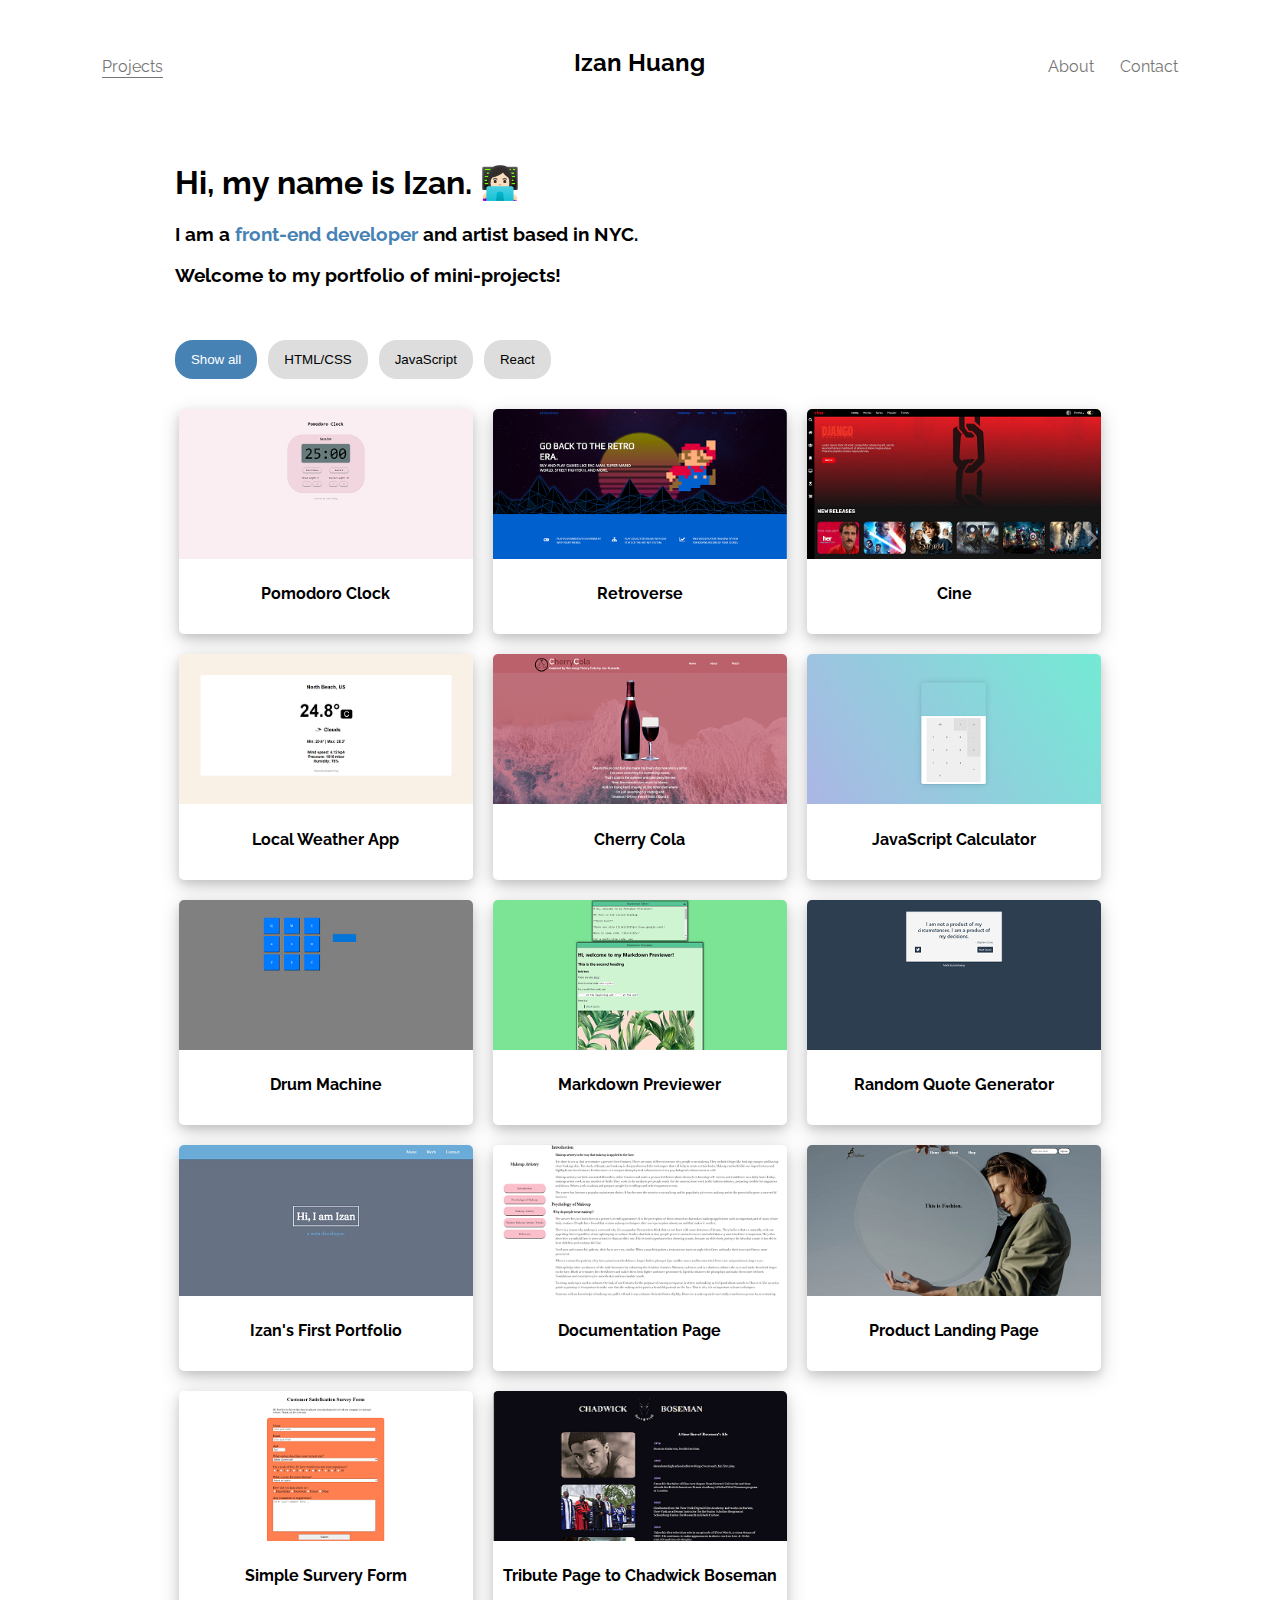
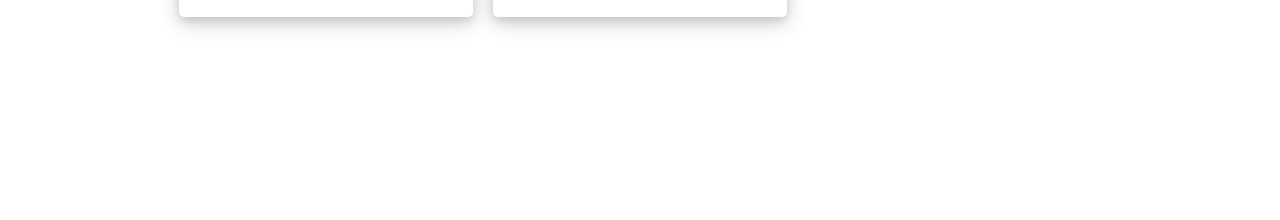
<file: index.html>
<!DOCTYPE html>

<html>
  <head>
    <meta charset="UTF-8" />
    <meta name="viewport" content="width=device-width, initial-scale=1.0" />
    <!-- <meta http-equiv="X-UA-Compatible" content="ie-edge"> -->
    <title>Izan Huang</title>

    <!-- Favicon -->
    <link href="assets/favicon.ico" rel="icon" type="image/x-icon" />

    <!-- Google Font -->
    <link
      rel="stylesheet"
      href="https://fonts.googleapis.com/css?family=Roboto"
    />
    <link rel="preconnect" href="https://fonts.gstatic.com" />
    <link
      href="https://fonts.googleapis.com/css2?family=Open+Sans:ital,wght@0,300;0,400;0,600;0,700;0,800;1,300;1,400;1,600;1,700;1,800&family=Raleway:ital,wght@0,100;0,200;0,300;0,400;0,500;0,600;0,700;0,800;0,900;1,100;1,200;1,300;1,400;1,500;1,600;1,700;1,800;1,900&display=swap"
      rel="stylesheet"
    />

    <!-- Icon Stylesheet-->
    <link
      rel="stylesheet"
      href="https://pro.fontawesome.com/releases/v5.10.0/css/all.css"
      integrity="sha384-AYmEC3Yw5cVb3ZcuHtOA93w35dYTsvhLPVnYs9eStHfGJvOvKxVfELGroGkvsg+p"
      crossorigin="anonymous"
    />

    <!-- Main CSS File-->
    <link rel="stylesheet" href="css/mystyle.css" />

    <!-- Global site tag (gtag.js) - Google Analytics -->
    <script
      async
      src="https://www.googletagmanager.com/gtag/js?id=G-KCNXGZPCS1"
    ></script>
    <script>
      window.dataLayer = window.dataLayer || []
      function gtag() {
        dataLayer.push(arguments)
      }
      gtag('js', new Date())

      gtag('config', 'G-KCNXGZPCS1')
    </script>
  </head>

  <body>
    <!-- Header -->
    <header>
      <input id="nav-toggle" type="checkbox" />
      <div class="banner-grid-container">
        <div class="left-menu">
          <ul class="menu">
            <li><a class="navbar-active" href="index.html">Projects</a></li>
          </ul>
        </div>

        <div class="logo">
          <h2 class="name"><a href="index.html">Izan Huang</a></h2>
        </div>

        <div class="right-menu">
          <ul class="menu">
            <li><a href="html/about.html">About</a></li>
            <!-- <li><a href="html/resume.html">Resume</a></li> -->
            <li><a href="html/contact.html">Contact</a></li>
          </ul>
        </div>
      </div>
      <ul class="menu hide">
        <li><a class="hide" href="index.html">Projects</a></li>
        <li><a href="html/about.html">About</a></li>
        <!-- <li><a href="html/resume.html">Resume</a></li> -->
        <li><a href="html/contact.html">Contact</a></li>
      </ul>
      <label for="nav-toggle" class="icon-burger">
        <div class="line"></div>
        <div class="line"></div>
        <div class="line"></div>
      </label>
    </header>

    <!-- Projects -->
    <main>
      <!-- Introduction -->
      <div class="main header-content-spacing">
        <div class="introduction">
          <h1>
            Hi, my name is Izan.
            <span class="emoji">👩🏻‍💻</span>
          </h1>
          <h3>
            I am a
            <a
              class="blue link"
              href="https://www.linkedin.com/in/izanhuang/"
              target="_blank"
            >
              front-end developer
            </a>
            and artist based in NYC.
          </h3>
          <h3>Welcome to my portfolio of mini-projects!</h3>
        </div>
      </div>

      <div class="main">
        <div id="myBtnContainer">
          <button class="btn active" onclick="filterSelection('all')">
            Show all
          </button>
          <button class="btn" onclick="filterSelection('htmlcss')">
            HTML/CSS
          </button>
          <button class="btn" onclick="filterSelection('javascript')">
            JavaScript
          </button>
          <button class="btn" onclick="filterSelection('react')">
            React
          </button>
        </div>

        <!-- Portfolio Gallery Grid -->
        <div class="row">
          <div class="column react">
            <div class="content">
              <a
                href="https://izanhuang.github.io/pomodoro-clock/"
                target="_blank"
              >
                <img
                  src="assets/pomodoro-clock.png"
                  alt="Pomodoro Clock"
                  style="width: 100%;"
                />
                <div class="overlay">
                  <div class="text">
                    An online timer for managing sessions of work or study, and
                    break time.
                  </div>
                </div>
              </a>
              <h4>Pomodoro Clock</h4>
            </div>
          </div>

          <div class="column htmlcss">
            <div class="content">
              <a href="https://izanhuang.github.io/retroverse/" target="_blank">
                <img
                  src="assets/retroverse.png"
                  alt="Retroverse"
                  style="width: 100%;"
                />
                <div class="overlay">
                  <div class="text">
                    A landing page for purchasing retro games, made with
                    Bootstrap.
                  </div>
                </div>
              </a>
              <h4>Retroverse</h4>
            </div>
          </div>

          <div class="column javascript">
            <div class="content">
              <a href="https://github.com/izanhuang/cine" target="_blank">
                <img src="assets/cine.png" alt="Cine" style="width: 100%;" />
                <div class="overlay">
                  <div class="text">
                    A landing page for newly released movies.
                  </div>
                </div>
              </a>
              <h4>Cine</h4>
            </div>
          </div>

          <div class="column javascript">
            <div class="content">
              <a
                href="https://izanhuang.github.io/local-weather-app/"
                target="_blank"
              >
                <img
                  src="assets/local-weather-app.png"
                  alt="Local Weather App"
                  style="width: 100%;"
                />
                <div class="overlay">
                  <div class="text">
                    A weather app to find the temperature of your local area,
                    made with Vanilla JavaScript.
                  </div>
                </div>
              </a>
              <h4>Local Weather App</h4>
            </div>
          </div>

          <div class="column htmlcss">
            <div class="content">
              <a href="https://izanhuang.github.io/CherryCola/" target="_blank">
                <img
                  src="assets/cherry-cola.png"
                  alt="Cherry Cola's Landing Page"
                  style="width: 100%;"
                />
                <div class="overlay">
                  <div class="text">
                    A product's landing page, inspired by a song.
                  </div>
                </div>
              </a>
              <h4>Cherry Cola</h4>
            </div>
          </div>

          <div class="column react">
            <div class="content">
              <a
                href="https://izanhuang.github.io/javascript-calculator/"
                target="_blank"
              >
                <img
                  src="assets/javascript-calculator.png"
                  alt="JavaScript Calculator"
                  style="width: 100%;"
                />
                <div class="overlay">
                  <div class="text">
                    A gradient themed JavaScript calculator made with React.
                  </div>
                </div>
              </a>
              <h4>JavaScript Calculator</h4>
            </div>
          </div>
          <div class="column react">
            <div class="content">
              <a
                href="https://izanhuang.github.io/drum-machine/"
                target="_blank"
              >
                <img
                  src="assets/drum-machine.png"
                  alt="Drum Machine"
                  style="width: 100%;"
                />
                <div class="overlay">
                  <div class="text">
                    A simple drum machine activated by button or mouse clicks
                    made with React.
                  </div>
                </div>
              </a>
              <h4>Drum Machine</h4>
            </div>
          </div>
          <div class="column react">
            <div class="content">
              <a
                href="https://izanhuang.github.io/markdown-previewer/"
                target="_blank"
              >
                <img
                  src="assets/markdown-previewer.png"
                  alt="Markdown Previewer"
                  style="width: 100%;"
                />
                <div class="overlay">
                  <div class="text">
                    An online markdown previewer made with React.
                  </div>
                </div>
              </a>
              <h4>Markdown Previewer</h4>
            </div>
          </div>
          <div class="column react">
            <div class="content">
              <a
                href="https://izanhuang.github.io/random-quote-machine/"
                target="_blank"
              >
                <img
                  src="assets/random-quote-generator.png"
                  alt="Random Quote Generator"
                  style="width: 100%;"
                />
                <div class="overlay">
                  <div class="text">
                    A random famous quote generating and color changing web app
                    made with React and axios.
                  </div>
                </div>
              </a>
              <h4>Random Quote Generator</h4>
            </div>
          </div>

          <div class="column htmlcss">
            <div class="content">
              <a href="https://izanhuang.github.io/portfolio/" target="_blank">
                <img
                  src="assets/first-portfolio.png"
                  alt="Izan's first portfolio"
                  style="width: 100%;"
                />
                <div class="overlay">
                  <div class="text">
                    Check out my first portfolio made with HTML and CSS!
                  </div>
                </div>
              </a>
              <h4>Izan's First Portfolio</h4>
            </div>
          </div>
          <div class="column htmlcss">
            <div class="content">
              <a
                href="https://izanhuang.github.io/Documentation-Page/"
                target="_blank"
              >
                <img
                  src="assets/documentation-page.png"
                  alt="Documentation Page"
                  style="width: 100%;"
                />
                <div class="overlay">
                  <div class="text">
                    A documentation page on makeup artistry made with HTML and
                    CSS.
                  </div>
                </div>
              </a>
              <h4>Documentation Page</h4>
            </div>
          </div>
          <div class="column htmlcss">
            <div class="content">
              <a
                href="https://izanhuang.github.io/Product-Landing-Page/"
                target="_blank"
              >
                <img
                  src="assets/product-landing-page.png"
                  alt="Product Landing Page"
                  style="width: 100%;"
                />
                <div class="overlay">
                  <div class="text">
                    The product landing page for an imaginary fashion brand made
                    with HTML and CSS.
                  </div>
                </div>
              </a>
              <h4>Product Landing Page</h4>
            </div>
          </div>
          <div class="column htmlcss">
            <div class="content">
              <a
                href="https://izanhuang.github.io/Survey-Form/"
                target="_blank"
              >
                <img
                  src="assets/survey-form.png"
                  alt="Survery Form"
                  style="width: 100%;"
                />
                <div class="overlay">
                  <div class="text">
                    A customer satisfication survey form made with HTML and CSS.
                  </div>
                </div>
              </a>
              <h4>Simple Survery Form</h4>
            </div>
          </div>
          <div class="column htmlcss">
            <div class="content">
              <a
                href="https://izanhuang.github.io/Tribute-Page/"
                target="_blank"
              >
                <img
                  src="assets/tribute-page.png"
                  alt="Tribute Page to Chadwick Boseman"
                  style="width: 100%;"
                />
                <div class="overlay">
                  <div class="text">
                    A webpage in tribute to Chadwick Boseman following his
                    premature death from colon cancer in 2020.
                  </div>
                </div>
              </a>
              <h4>Tribute Page to Chadwick Boseman</h4>
            </div>
          </div>
          <!-- END GRID -->
        </div>
      </div>
    </main>

    <script>
      filterSelection('all')
      function filterSelection(c) {
        var x, i
        x = document.getElementsByClassName('column')
        if (c == 'all') c = ''
        for (i = 0; i < x.length; i++) {
          removeClass(x[i], 'show')
          if (x[i].className.indexOf(c) > -1) addClass(x[i], 'show')
        }
      }

      function addClass(element, name) {
        var i, arr1, arr2
        arr1 = element.className.split(' ')
        arr2 = name.split(' ')
        for (i = 0; i < arr2.length; i++) {
          if (arr1.indexOf(arr2[i]) == -1) {
            element.className += ' ' + arr2[i]
          }
        }
      }

      function removeClass(element, name) {
        var i, arr1, arr2
        arr1 = element.className.split(' ')
        arr2 = name.split(' ')
        for (i = 0; i < arr2.length; i++) {
          while (arr1.indexOf(arr2[i]) > -1) {
            arr1.splice(arr1.indexOf(arr2[i]), 1)
          }
        }
        element.className = arr1.join(' ')
      }

      // Add active class to the current button (highlight it)
      var btnContainer = document.getElementById('myBtnContainer')
      var btns = btnContainer.getElementsByClassName('btn')
      for (var i = 0; i < btns.length; i++) {
        btns[i].addEventListener('click', function () {
          var current = document.getElementsByClassName('active')
          current[0].className = current[0].className.replace(' active', '')
          this.className += ' active'
        })
      }
    </script>

    <!-- Footer -->
    <footer>
      <ul>
        <li>
          <a
            href="https://www.linkedin.com/in/izanhuang/"
            target="_blank"
            accesskey="l"
          >
            <i class="fab fa-linkedin"></i>
          </a>
          <br />
        </li>
        <li>
          <a href="https://github.com/izanhuang" target="_blank" accesskey="l">
            <i class="fab fa-github"></i>
          </a>
          <br />
        </li>

        <li>
          <a
            href="mailto:huang.izan@gmail.com?subject=subject&cc=cc@example.com"
            accesskey="g"
          >
            <i class="far fa-envelope"></i>
          </a>
        </li>
      </ul>
    </footer>
  </body>
</html>
</file>
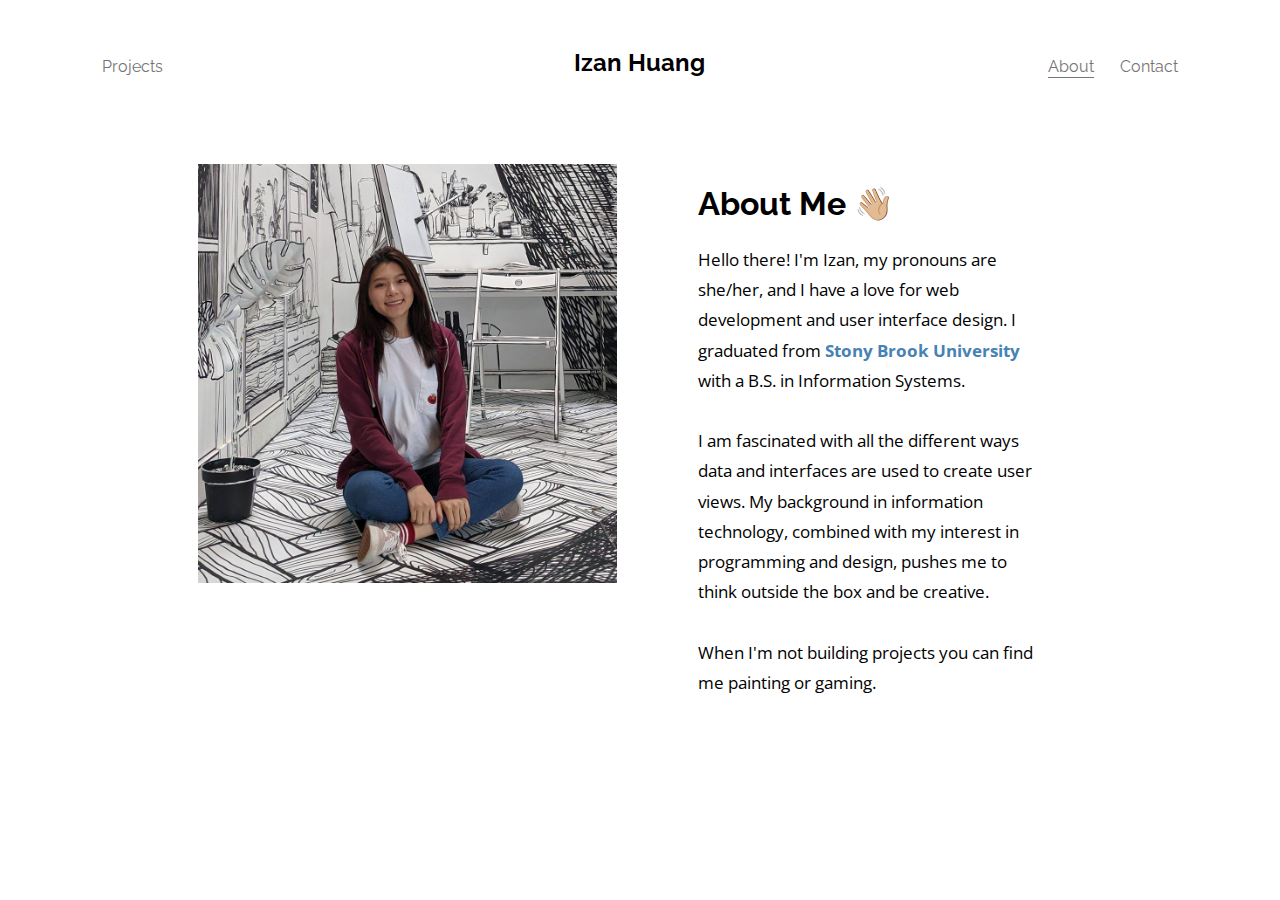
<file: html/about.html>
<!DOCTYPE html>

<html>
  <head>
    <meta charset="UTF-8" />
    <meta name="viewport" content="width=device-width, initial-scale=1.0" />
    <title>About — Izan Huang</title>

    <!-- Favicon -->
    <link href="../assets/favicon.ico" rel="icon" type="image/x-icon" />

    <!-- Google Font -->
    <link
      rel="stylesheet"
      href="https://fonts.googleapis.com/css?family=Roboto"
    />
    <link rel="preconnect" href="https://fonts.gstatic.com" />
    <link
      href="https://fonts.googleapis.com/css2?family=Open+Sans:ital,wght@0,300;0,400;0,600;0,700;0,800;1,300;1,400;1,600;1,700;1,800&family=Raleway:ital,wght@0,100;0,200;0,300;0,400;0,500;0,600;0,700;0,800;0,900;1,100;1,200;1,300;1,400;1,500;1,600;1,700;1,800;1,900&display=swap"
      rel="stylesheet"
    />

    <!-- Icon Stylesheet-->
    <link
      rel="stylesheet"
      href="https://pro.fontawesome.com/releases/v5.10.0/css/all.css"
      integrity="sha384-AYmEC3Yw5cVb3ZcuHtOA93w35dYTsvhLPVnYs9eStHfGJvOvKxVfELGroGkvsg+p"
      crossorigin="anonymous"
    />

    <!-- Main CSS File-->
    <link rel="stylesheet" href="../css/mystyle.css" />
  </head>

  <body>
    <!-- Header -->
    <header>
      <input id="nav-toggle" type="checkbox" />
      <div class="banner-grid-container">
        <div class="left-menu">
          <ul class="menu">
            <li><a href="../index.html">Projects</a></li>
          </ul>
        </div>

        <div class="logo">
          <h2 class="name"><a href="../index.html">Izan Huang</a></h2>
        </div>

        <div class="right-menu">
          <ul class="menu">
            <li><a class="navbar-active" href="about.html">About</a></li>
            <!-- <li><a href="resume.html">Resume</a></li> -->
            <li><a href="contact.html">Contact</a></li>
          </ul>
        </div>
      </div>
      <ul class="menu hide">
        <li><a class="hide" href="../index.html">Projects</a></li>
        <li><a href="about.html">About</a></li>
        <!-- <li><a href="resume.html">Resume</a></li> -->
        <li><a href="contact.html">Contact</a></li>
      </ul>
      <label for="nav-toggle" class="icon-burger">
        <div class="line"></div>
        <div class="line"></div>
        <div class="line"></div>
      </label>
    </header>

    <!-- About -->
    <main>
      <div class="content-flex-container header-content-spacing">
        <div class="about-left-container">
          <img class="about-picture" src="../assets/about-picture.jpg" alt="" />
        </div>

        <div class="about-right-container">
          <div class="about-text">
            <h1>
              About Me
              <span class="emoji">👋🏼</span>
            </h1>
            <p>
              Hello there! I'm Izan, my pronouns are she/her, and I have a love
              for web development and user interface design. I graduated from
              <a
                class="blue link"
                href="https://www.stonybrook.edu/"
                target="_blank"
              >
                Stony Brook University
              </a>
              with a B.S. in Information Systems.
              <br />
              <br />
              I am fascinated with all the different ways data and interfaces
              are used to create user views. My background in information
              technology, combined with my interest in programming and design,
              pushes me to think outside the box and be creative.
              <br />
              <br />
              When I'm not building projects you can find me painting or gaming.
            </p>
          </div>
        </div>
      </div>
    </main>

    <!-- Footer -->
    <footer>
      <ul>
        <li>
          <a
            href="https://www.linkedin.com/in/izanhuang/"
            target="_blank"
            accesskey="l"
          >
            <i class="fab fa-linkedin"></i>
          </a>
          <br />
        </li>
        <li>
          <a href="https://github.com/izanhuang" target="_blank" accesskey="l">
            <i class="fab fa-github"></i>
          </a>
          <br />
        </li>
        <li>
          <a
            href="mailto:huang.izan@gmail.com?subject=subject&cc=cc@example.com"
            accesskey="g"
          >
            <i class="far fa-envelope"></i>
          </a>
        </li>
      </ul>
    </footer>
  </body>
</html>
</file>
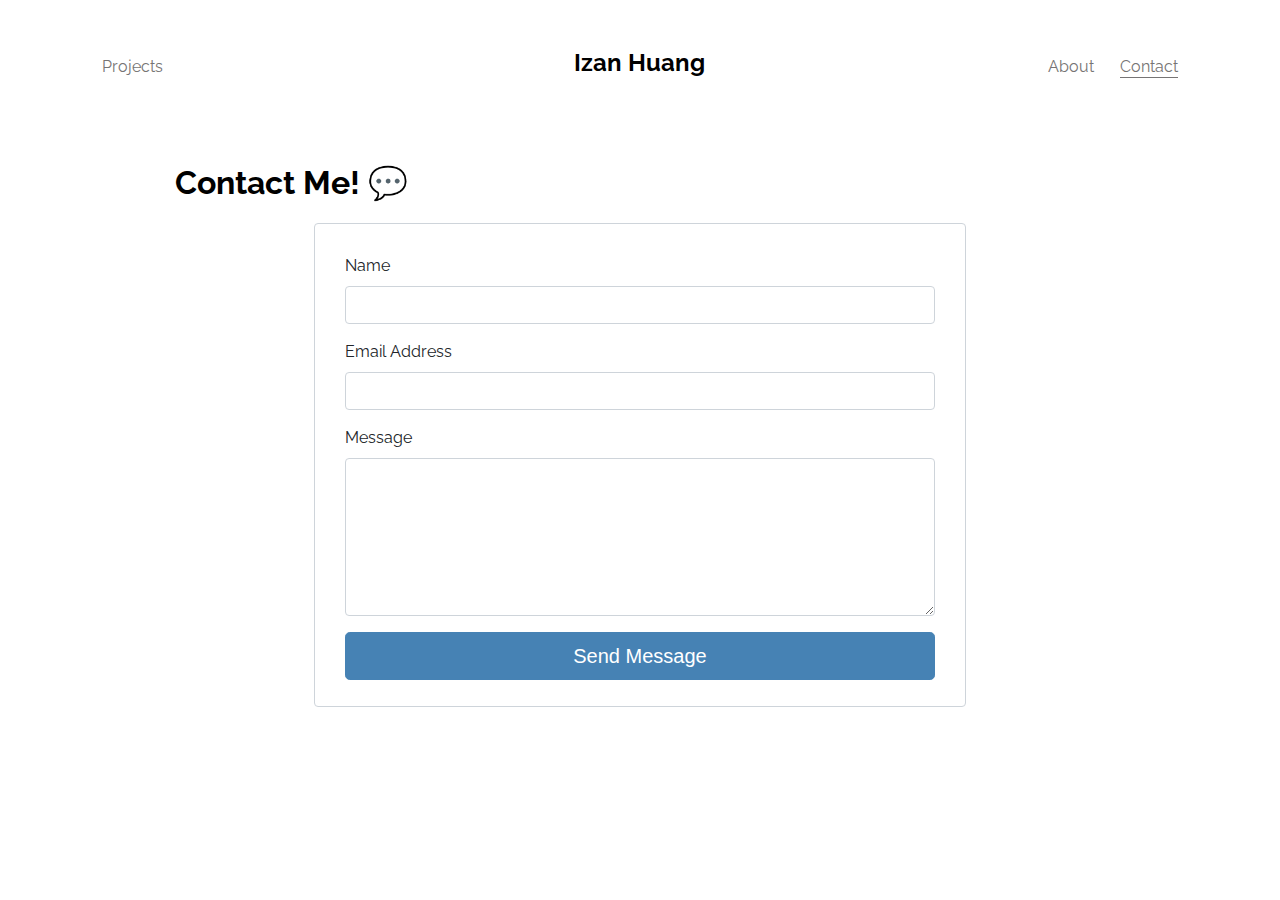
<file: html/contact.html>
<!DOCTYPE html>

<html>
  <head>
    <meta charset="UTF-8" />
    <meta name="viewport" content="width=device-width, initial-scale=1.0" />
    <title>Contact — Izan Huang</title>

    <!-- Favicon -->
    <link href="../assets/favicon.ico" rel="icon" type="image/x-icon" />

    <!-- Google Font -->
    <link
      rel="stylesheet"
      href="https://fonts.googleapis.com/css?family=Roboto"
    />
    <link rel="preconnect" href="https://fonts.gstatic.com" />
    <link
      href="https://fonts.googleapis.com/css2?family=Open+Sans:ital,wght@0,300;0,400;0,600;0,700;0,800;1,300;1,400;1,600;1,700;1,800&family=Raleway:ital,wght@0,100;0,200;0,300;0,400;0,500;0,600;0,700;0,800;0,900;1,100;1,200;1,300;1,400;1,500;1,600;1,700;1,800;1,900&display=swap"
      rel="stylesheet"
    />

    <!-- Icon Stylesheet-->
    <link
      rel="stylesheet"
      href="https://pro.fontawesome.com/releases/v5.10.0/css/all.css"
      integrity="sha384-AYmEC3Yw5cVb3ZcuHtOA93w35dYTsvhLPVnYs9eStHfGJvOvKxVfELGroGkvsg+p"
      crossorigin="anonymous"
    />

    <!-- Main CSS File-->
    <link rel="stylesheet" href="../css/mystyle.css" />
    <link href="../css/contact-form.css" rel="stylesheet" />
  </head>

  <body>
    <!-- Header -->
    <header>
      <input id="nav-toggle" type="checkbox" />
      <div class="banner-grid-container">
        <div class="left-menu">
          <ul class="menu">
            <li><a href="../index.html">Projects</a></li>
          </ul>
        </div>

        <div class="logo">
          <h2 class="name"><a href="../index.html">Izan Huang</a></h2>
        </div>

        <div class="right-menu">
          <ul class="menu">
            <li><a href="about.html">About</a></li>
            <li><a class="navbar-active" href="contact.html">Contact</a></li>
          </ul>
        </div>
      </div>
      <ul class="menu hide">
        <li><a class="hide" href="../index.html">Projects</a></li>
        <li><a href="about.html">About</a></li>
        <li><a href="contact.html">Contact</a></li>
      </ul>
      <label for="nav-toggle" class="icon-burger">
        <div class="line"></div>
        <div class="line"></div>
        <div class="line"></div>
      </label>
    </header>

    <!-- Contact -->
    <main>
      <div class="main header-content-spacing">
        <h1>
          Contact Me!
          <span class="emoji">💬</span>
        </h1>
        <div class="body">
          <div id="form">
            <form
              id="form-id"
              class="form-class pageclip-form"
              method="post"
              action="https://getform.io/f/eba73395-b64b-4139-9638-f6c42345d76c"
            >
              <div class="form-group">
                <label for="Name" class="label">Name</label>
                <div class="input-group">
                  <input
                    type="text"
                    id="Name"
                    name="name"
                    class="form-control"
                    required
                  />
                </div>
              </div>

              <div class="form-group">
                <label for="Email" class="label">Email Address</label>
                <div class="input-group">
                  <input
                    type="email"
                    id="Email"
                    name="email"
                    class="form-control"
                    required
                  />
                </div>
              </div>

              <div class="form-group">
                <label for="Message" class="label">Message</label>
                <div class="input-group">
                  <textarea
                    id="Message"
                    name="message"
                    class="form-control"
                    rows="6"
                    maxlength="3000"
                    required
                  ></textarea>
                </div>
              </div>

              <div class="form-group">
                <button
                  type="submit"
                  id="button"
                  class="button button-primary button-lg button-block"
                >
                  Send Message
                </button>
              </div>
            </form>
          </div>
        </div>
      </div>
    </main>

    <script src="https://s.pageclip.co/v1/pageclip.js" charset="utf-8"></script>

    <!-- Footer -->
    <footer>
      <ul>
        <li>
          <a
            href="https://www.linkedin.com/in/izanhuang/"
            target="_blank"
            accesskey="l"
          >
            <i class="fab fa-linkedin"></i>
          </a>
          <br />
        </li>
        <li>
          <a href="https://github.com/izanhuang" target="_blank" accesskey="l">
            <i class="fab fa-github"></i>
          </a>
          <br />
        </li>
        <li>
          <a
            href="mailto:huang.izan@gmail.com?subject=subject&cc=cc@example.com"
            accesskey="g"
          >
            <i class="far fa-envelope"></i>
          </a>
        </li>
      </ul>
    </footer>
  </body>
</html>
</file>
<file: css/mystyle.css>
:root {
  margin: 0;
  padding: 0;
  font-family: 'Raleway', sans-serif;
  background-color: #fff;
  --theme-color: steelblue;
}

* {
  box-sizing: border-box;
}

body,
html {
  padding: 20px;
  font-family: 'Raleway', sans-serif;
  /* font-family: Arial; */
}

@keyframes fadeInAnimation {
  0% {
    opacity: 0;
  }
  15% {
    opacity: 0;
  }
  100% {
    opacity: 1;
  }
}

@keyframes fadeInAnimationSlow {
  0% {
    opacity: 0;
  }
  25% {
    opacity: 0;
  }
  100% {
    opacity: 1;
  }
}

header {
  margin: 0 5% 0 5%;
}

ul {
  padding-inline-start: 0;
}

main {
  margin: 0 12% 0 12%;
}

h2 {
  width: 100%;
  font-family: 'Raleway', sans-serif;
}

p {
  width: 100%;
  font-size: 105%;
  font-family: 'Open Sans', sans-serif;
  position: relative;
  line-height: 1.8;
}

.blue {
  color: steelblue;
  font-weight: bold;
  cursor: pointer;
  display: inline-block;
}

.blue:hover {
  text-decoration: underline;
}

.emoji {
  font-size: 32px !important;
  font-weight: normal !important;
}

.link {
  color: steelblue;
  text-decoration: none;
}

.link:hover {
  text-decoration: underline;
}

::-webkit-scrollbar {
  width: 10px;
}

/* Track */
::-webkit-scrollbar-track {
  background: #f1f1f1;
}

/* Handle */
::-webkit-scrollbar-thumb {
  background: #888;
}

/* Handle on hover */
::-webkit-scrollbar-thumb:hover {
  background: var(--theme-color);
}

.name {
  text-align: center;
  padding: 0%;
  margin-top: 2.5%;
  cursor: pointer;
  text-decoration: none;
  color: #000;
}

.name a {
  text-decoration: none;
  color: #000;
}

/* section {
  display: none;
}
section:target {
  display: block;
} */

.main {
  max-width: 1200px;
  margin: auto;
  animation: fadeInAnimationSlow ease 1.4s;
  /* animation-delay: 1s; */
  animation-iteration-count: 1;
  animation-fill-mode: forwards;
}

/* Center website */
.row {
  margin: 10px -16px;
}

/* Add padding BETWEEN each column */
.row,
.row > .column {
  padding: 10px;
}

/* Create three equal columns that floats next to each other */
.column {
  float: left;
  width: 33.33333333333333%;
  display: none; /* Hide all elements by default */
}

/* Clear floats after rows */
.row:after {
  content: '';
  display: table;
  clear: both;
}

/* Content */
.content {
  background-color: white;
  padding-bottom: 10px;
  text-align: center;
  position: relative;
  border-radius: 5px;
  box-shadow: 0 4px 8px 0 rgba(0, 0, 0, 0.1), 0 6px 20px 0 rgba(0, 0, 0, 0.19);
}

.image {
  display: block;
  width: 100%;
  height: auto;
}

img {
  border-top-left-radius: 5px;
  border-top-right-radius: 5px;
}

.overlay {
  position: absolute;
  top: 0;
  bottom: 0;
  left: 0;
  right: 0;
  height: auto;
  width: 100%;
  opacity: 0;
  transition: 0.5s ease;
  background-color: #008cba;
}

.content:hover .overlay {
  opacity: 1;
}

.text {
  color: white;
  font-size: 20px;
  position: absolute;
  top: 50%;
  left: 50%;
  -webkit-transform: translate(-50%, -50%);
  -ms-transform: translate(-50%, -50%);
  transform: translate(-50%, -50%);
  text-align: center;
}

/* The "show" class is added to the filtered elements */
.show {
  display: block;
}

/* Style the buttons */
.btn {
  border: none;
  border-radius: 18px;
  width: auto;
  outline: none;
  padding: 12px 16px;
  margin-right: 7px;
  margin-top: 7px;
  background-color: #ddd;
  cursor: pointer;
}

.btn:hover {
  background-color: rgb(185, 182, 182);
}

.btn.active {
  background-color: var(--theme-color);
  color: white;
}

/* Responsive layout - makes a two column-layout instead of three columns */
@media screen and (max-width: 1100px) {
  .column {
    width: 50%;
  }
  .content-flex-container {
    flex-wrap: wrap;
  }
}

/* Responsive layout - makes the two columns stack on top of each other instead of next to each other */
@media screen and (max-width: 600px) {
  .column {
    width: 100%;
  }
}

.banner-grid-container {
  display: grid;
  grid-template-columns: 1fr 1fr 1fr;
  padding: 1% 0 1% 0;
  width: 100%;
  animation: fadeInAnimation ease 1s;
  animation-iteration-count: 1;
  animation-fill-mode: forwards;
  /* border-bottom: 1px solid #767474; */
  /* padding: 1% 0 1% 0;
  overflow: hidden;
  position: fixed; 
  top: 0;
  left: 0;
  width: 100%;  */
}

.menu {
  display: inline-flex;
  list-style: none;
  font-size: 100%;
  color: #767474;
}

#nav-toggle {
  position: absolute;
  top: -100px;
}

header .icon-burger {
  display: none;
  position: absolute;
  right: 5%;
  top: 50px;
  transform: translateY(-50%);
}

header .icon-burger .line {
  width: 35px;
  height: 1px;
  background-color: #000;
  margin: 9px;
  border-radius: 3px;
  transition: all 0.3s ease-in;
}

.hide {
  display: none;
}

@media screen and (max-width: 768px) {
  .banner-grid-container {
    grid-template-columns: 1fr;
  }

  header .name {
    text-align: left;
    /* position: fixed; */
  }

  /* header .introduction {
    top: 4%;
  } */

  .hide {
    display: block;
  }

  header .left-menu {
    display: none;
  }

  header .menu {
    float: none;
    position: fixed;
    z-index: 9;
    left: 0;
    right: 0;
    top: 100px;
    bottom: 100%;
    width: auto;
    height: auto;
    flex-direction: column;
    display: flex;
    justify-content: center;
    align-items: center;
    background-color: var(--theme-color);
    overflow: hidden;
    transition: all 0.5s ease-in-out;
    margin: 0;
  }

  header .menu > li {
    margin: 15px;
  }

  header .menu a {
    font-size: 28px;
    color: #fff !important;
  }

  header :checked ~ .menu {
    bottom: 0;
  }

  header .icon-burger {
    display: block;
  }

  header :checked ~ .icon-burger .line:nth-child(1) {
    transform: translateY(10px) rotate(225deg);
  }

  header :checked ~ .icon-burger .line:nth-child(3) {
    transform: translateY(-10px) rotate(-225deg);
  }

  header :checked ~ .icon-burger .line:nth-child(2) {
    opacity: 0;
  }

  main {
    margin: auto;
  }
}

.menu li {
  margin: 0 1vw 0 1vw;
}

.right-menu {
  justify-self: right;
}

.menu a {
  position: relative;
  display: block;
  text-decoration: none;
  color: #767474;
  padding: 0.1em 0;
  transition: 0.5s;
}

.menu a:hover {
  color: #95a5a6;
}

.navbar-active {
  /* text-decoration: underline !important;
  text-underline-position: under !important; */
  /*   
  padding: 0.1em 0; */
  border-bottom: 1px solid #767474;
}

@media (min-width: 400px) {
  .banner-grid-container {
  }
}

/*
header h1:hover {
  animation-name: rainbow;
  animation-duration: 3s;
  animation-iteration-count: infinite;
}

@keyframes rainbow {
  50% {
    color: pink;
  }
}
*/

.header-content-spacing {
  margin-top: 6%;
  margin-bottom: 5%;
}

.content-flex-container {
  display: flex;
  flex-direction: row;
  align-items: flex-start;
  animation: fadeInAnimationSlow ease 1.4s;
  /* animation-delay: 1s; */
  animation-iteration-count: 1;
  animation-fill-mode: forwards;
}

/* .content-flex-container > div {
  margin: 20px;
} */

.about-left-container {
  display: flex;
  justify-content: space-around;
  height: 70%;
  width: 100%;
}

.about-right-container {
  display: flex;
  width: 100%;
  justify-content: space-around;
}

.about-picture {
  width: 90%;
  height: 100%;
  border-top-left-radius: 0px;
  border-top-right-radius: 0px;
  /* border-color: rgb(153, 184, 219);
  border-width: 5px;
  border-style: solid;
  border-radius: 10px;
  float: right;
  box-shadow: 0 10px 20px rgba(0,0,0,0.19), 0 6px 6px rgba(0,0,0,0.23); */
  /*box-shadow: 5px 5px hsl(0, 40%, 85%);*/
  /* background-color: hsl(276, 38%, 95%); */
}

.about-text {
  position: relative;
  width: 75%;
}

@media (max-width: 350px) {
  /* .about-text p {
    font-size: 200%;
  } */
}

@media (max-width: 1024x) {
  .content-flex-container {
    flex-direction: column;
  }
}

iframe {
  width: auto;
  height: auto;
}

footer {
  position: relative;
  text-align: center;
  margin: 5% 0;
}

footer ul li {
  list-style: none;
  text-align: center;
  display: inline-flex;
  margin-right: 2.75%;
  font-size: 150%;
}

footer a {
  /* color: #767474; */
  color: #ddd;
}

footer a:hover {
  /* color: rgb(152, 185, 211); */
  color: var(--theme-color);
}
</file>
<file: css/contact-form.css>
#form {
    display:block;
}

.body {
    margin: 0;
    line-height: 1.5;
    color: #212529;
    text-align: left;
    background-color: #fff;
    padding: 30px;
    padding-bottom: 10px;
    border: 1px solid #ced4da;
    border-radius: 0.25rem;
    max-width: 100%;
    margin: 0 15%;
}

.form-group {
    margin-bottom: 1rem;
}

.input-group {
    position: relative;
    display: -ms-flexbox;
    display: flex;
    -ms-flex-wrap: wrap;
    flex-wrap: wrap;
    -ms-flex-align: stretch;
    align-items: stretch;
    width: 100%;
}

.form-control {
    display: block;
    width: 100%;
    height: calc(1.5em + 0.75rem + 2px);
    padding: 0.375rem 0.75rem;
    font-size: 1rem;
    font-weight: 400;
    line-height: 1.5;
    color: #495057;
    background-color: #fff;
    background-clip: padding-box;
    border: 1px solid #ced4da;
    outline: none;
    border-radius: 0.25rem;
    transition: border-color 0.15s ease-in-out, box-shadow 0.15s ease-in-out;
}

.form-control:focus {
    border: 1px solid #313131;
}

select.form-control[size], select.form-control[multiple] {
    height: auto;
}

textarea.form-control {
    font-family: -apple-system, Arial, sans-serif;
    height: auto;
}

label.label {
    display: inline-block;
    margin-bottom: 0.5rem;
}

.button {
    display: inline-block;
    font-weight: 400;
    color: #212529;
    text-align: center;
    vertical-align: middle;
    cursor: pointer;
    -webkit-user-select: none;
    -moz-user-select: none;
    -ms-user-select: none;
    user-select: none;
    background-color: transparent;
    border: 1px solid transparent;
    padding: 0.375rem 0.75rem;
    font-size: 1rem;
    line-height: 1.5;
    border-radius: 0.25rem;
    transition: color 0.15s ease-in-out, background-color 0.15s ease-in-out, border-color 0.15s ease-in-out, box-shadow 0.15s ease-in-out;
}

@media (prefers-reduced-motion: reduce) {
    .button {
        transition: none;
    }
}

.button:hover {
    color: #212529;
    text-decoration: none;
}

.button:focus, .button.focus {
    outline: 0;
    box-shadow: 0 0 0 0.2rem rgba(0, 123, 255, 0.25);
}

.button-primary {
    color: #fff;
    background-color: steelblue;
    border-color: steelblue;
}

.button-primary:hover {
    color: #fff;
    background-color: rgb(152, 185, 211);
    border-color: rgb(152, 185, 211);
}

.button-primary:focus, .button-primary.focus {
    color: #fff;
    background-color: #0069d9;
    border-color: #0062cc;
    box-shadow: 0 0 0 0.2rem rgba(38, 143, 255, 0.5);
}

.button-lg, .button-group-lg>.button {
    padding: 0.5rem 1rem;
    font-size: 1.25rem;
    line-height: 1.5;
    border-radius: 0.3rem;
}

.button-block {
    display: block;
    width: 100%;
}

.button-block+.button-block {
    margin-top: 0.5rem;
}

input[type="submit"].button-block, input[type="reset"].button-block, input[type="button"].button-block {
    width: 100%;
}

@media screen and (max-width: 1100px) {
    .main {
        margin: auto;
        
    }
    .body {
        margin: 0;
    }
    .form {
        margin: 0;
    }
}
</file>
